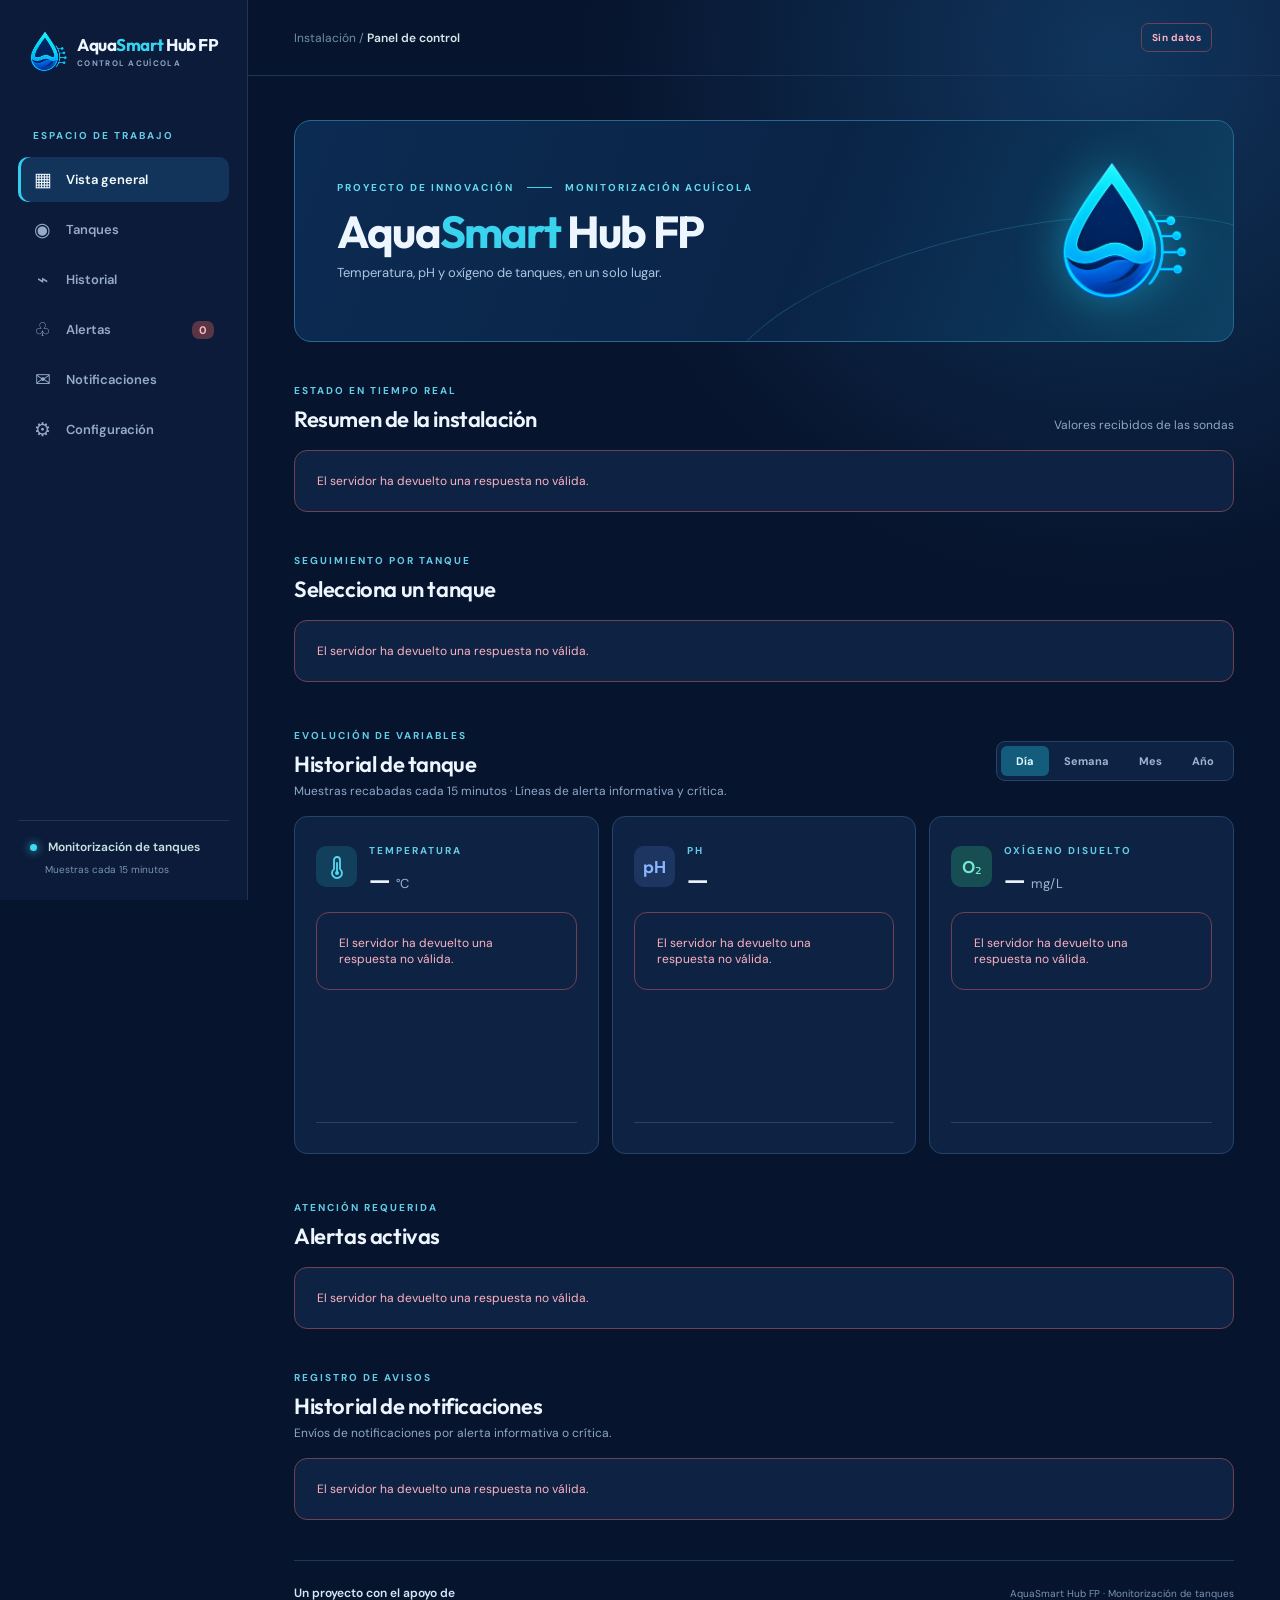
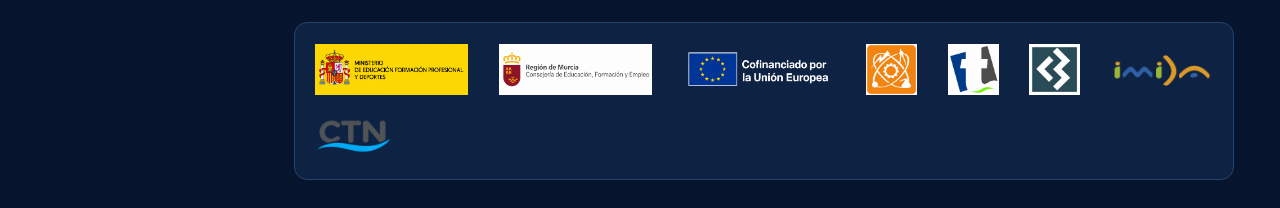
<file: index.html>
<!doctype html>
<html lang="es">
<head>
  <meta charset="utf-8">
  <meta name="viewport" content="width=device-width, initial-scale=1">
  <meta name="theme-color" content="#07142d">
  <title>AquaSmart Hub FP · Control de tanques</title>
  <link rel="stylesheet" href="css/styles.css">
  <script src="js/settings.js" defer></script>
  <script src="js/api.js" defer></script>
  <script src="js/app.js" defer></script>
</head>
<body>
  <div class="app-shell">
    <aside class="sidebar" aria-label="Navegación principal">
      <a class="brand" href="#inicio" aria-label="AquaSmart Hub FP, inicio"><img class="brand-logo" src="assets/logo_proyecto.png" alt=""><span class="brand-name">Aqua<span class="brand-accent">Smart</span> Hub FP<small>CONTROL ACUÍCOLA</small></span></a>
      <div class="side-label">ESPACIO DE TRABAJO</div>
      <nav class="nav-list" aria-label="Secciones">
        <a class="nav-item active" href="#inicio" aria-current="location"><span>▦</span> Vista general</a>
        <a class="nav-item" href="#tanques"><span>◉</span> Tanques</a>
        <a class="nav-item" href="#historial"><span>⌁</span> Historial</a>
        <a class="nav-item" href="#alertas"><span>♧</span> Alertas <b id="nav-alert-count">0</b></a>
        <a class="nav-item" href="#notificaciones"><span>✉</span> Notificaciones</a>
        <a class="nav-item" href="config.html"><span>⚙</span> Configuración</a>
      </nav>
      <div class="sidebar-bottom"><span class="online-dot"></span> Monitorización de tanques <small>Muestras cada <span data-sampling-minutes>15</span> minutos</small></div>
    </aside>

    <main id="inicio" class="main-content">
      <header class="topbar"><div class="breadcrumb">Instalación / <strong>Panel de control</strong></div><div class="topbar-right"><span id="data-source-status" class="data-source-status" role="status">Conectando…</span><span id="current-time" class="current-time"></span></div></header>
      <div class="page-content">
        <section class="welcome"><div><div class="eyebrow">PROYECTO DE INNOVACIÓN <span class="eyebrow-line"></span> MONITORIZACIÓN ACUÍCOLA</div><h1>Aqua<span>Smart</span> Hub FP</h1><p>Temperatura, pH y oxígeno de tanques, en un solo lugar.</p></div><img class="welcome-logo" src="assets/logo_proyecto.png" alt="" aria-hidden="true"></section>

        <section class="overview" aria-label="Resumen de la instalación"><div class="section-heading"><div><span class="section-kicker">ESTADO EN TIEMPO REAL</span><h2>Resumen de la instalación</h2></div><span class="muted">Valores recibidos de las sondas</span></div><div id="summary-cards" class="summary-grid"></div></section>

        <section id="tanques" class="tank-section"><div class="section-heading"><div><span class="section-kicker">SEGUIMIENTO POR TANQUE</span><h2>Selecciona un tanque</h2></div><span id="tank-count" class="count-label"></span></div><div id="tank-list" class="tank-grid" role="group" aria-label="Seleccionar tanque"></div></section>

        <section id="historial" class="history-section"><div class="section-heading history-heading"><div><span class="section-kicker">EVOLUCIÓN DE VARIABLES</span><h2>Historial de <span id="selected-tank-name">tanque</span></h2><p class="section-subtitle">Muestras recabadas cada <span data-sampling-minutes>15</span> minutos · Líneas de alerta informativa y crítica.</p></div><div class="range-switch" role="group" aria-label="Periodo del historial"><button type="button" data-range="day" class="active" aria-pressed="true">Día</button><button type="button" data-range="week" aria-pressed="false">Semana</button><button type="button" data-range="month" aria-pressed="false">Mes</button><button type="button" data-range="year" aria-pressed="false">Año</button></div></div><div class="charts-grid"><article class="chart-card"><div class="chart-header"><div class="chart-icon temperature"><img class="thermometer-icon" src="assets/thermometer.svg" alt=""></div><div><span class="chart-label">TEMPERATURA</span><div class="chart-value"><strong id="temperature-value">—</strong><span>°C</span></div></div><div id="temperature-status" class="chart-status"></div></div><div id="temperature-chart" class="chart-area" role="img" aria-label="Gráfica histórica de temperatura"></div><div id="temperature-limits" class="chart-footer"></div></article><article class="chart-card"><div class="chart-header"><div class="chart-icon ph">pH</div><div><span class="chart-label">PH</span><div class="chart-value"><strong id="ph-value">—</strong></div></div><div id="ph-status" class="chart-status"></div></div><div id="ph-chart" class="chart-area" role="img" aria-label="Gráfica histórica de pH"></div><div id="ph-limits" class="chart-footer"></div></article><article class="chart-card"><div class="chart-header"><div class="chart-icon oxygen">O₂</div><div><span class="chart-label">OXÍGENO DISUELTO</span><div class="chart-value"><strong id="oxygen-value">—</strong><span>mg/L</span></div></div><div id="oxygen-status" class="chart-status"></div></div><div id="oxygen-chart" class="chart-area" role="img" aria-label="Gráfica histórica de oxígeno disuelto"></div><div id="oxygen-limits" class="chart-footer"></div></article></div></section>

        <section id="alertas" class="alerts-section"><div class="section-heading"><div><span class="section-kicker">ATENCIÓN REQUERIDA</span><h2>Alertas activas</h2></div><span id="alert-count" class="count-label"></span></div><div id="alert-list" class="alert-list"></div></section>
        <section id="notificaciones" class="notifications-section"><div class="section-heading"><div><span class="section-kicker">REGISTRO DE AVISOS</span><h2>Historial de notificaciones</h2><p class="section-subtitle">Envíos de notificaciones por alerta informativa o cr&iacute;tica.</p></div><span id="notification-count" class="count-label"></span></div><div id="notification-list" class="notification-list"></div></section>
        <footer class="footer"><div class="footer-heading"><strong>Un proyecto con el apoyo de</strong><span>AquaSmart Hub FP · Monitorización de tanques</span></div><div class="sponsor-logos" aria-label="Entidades patrocinadoras y colaboradoras"><img src="assets/logo_p1_mefpd.png" alt="Ministerio de Educación, Formación Profesional y Deportes"><img src="assets/logo_p2_rmcefe.png" alt="Región de Murcia, Consejería de Educación, Formación y Empleo"><img src="assets/logo_p3_ue.png" alt="Unión Europea"><img src="assets/logo_p4_pct.png" alt="CIFP Politécnico Cartagena"><img src="assets/logo_p4_mte.png" alt="IES Manuel Tárraga Escribano"><img src="assets/logo_p5_c3.png" alt="CIFP Carlos III Cartagena"><img src="assets/logo_p7_imida.png" alt="IMIDA"><img src="assets/logo_p8_ctn.png" alt="Centro Tecnológico Naval y del Mar"></div></footer>
      </div>
    </main>
  </div>
</body>
</html>
</file>
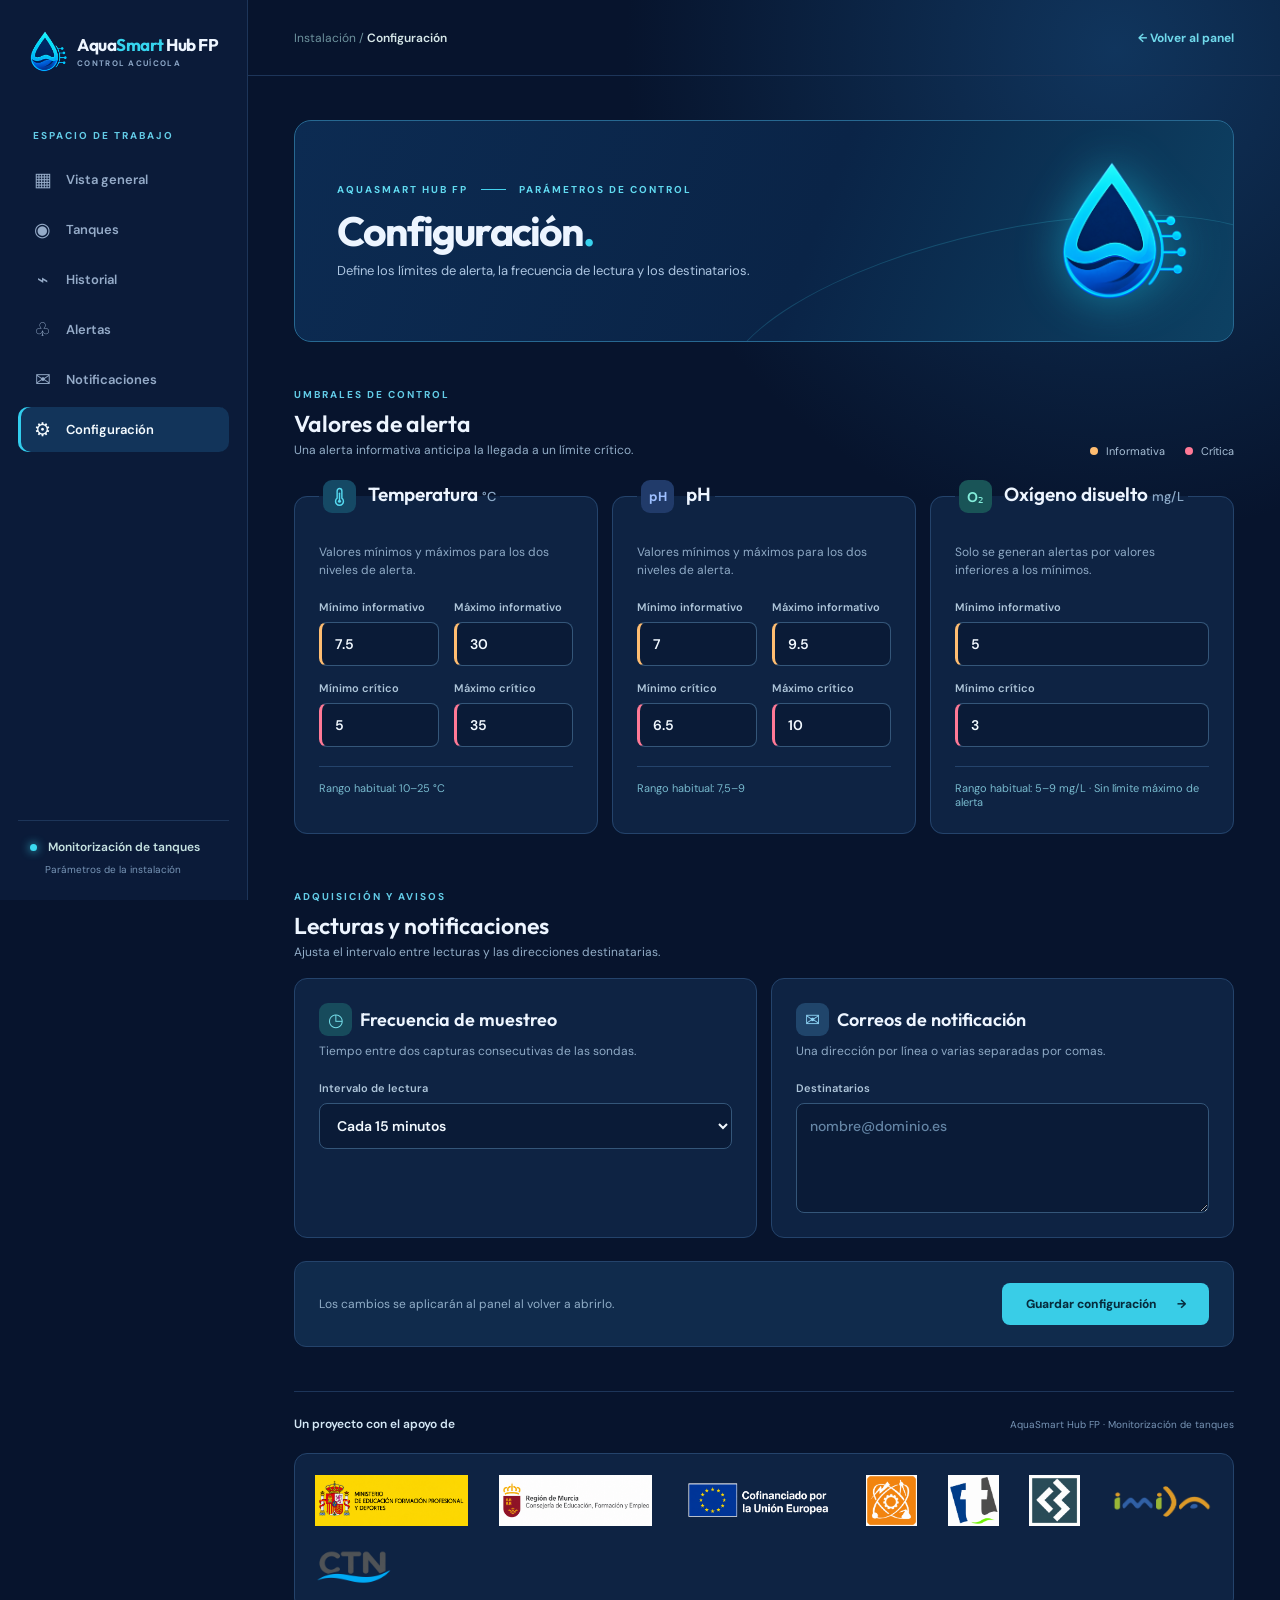
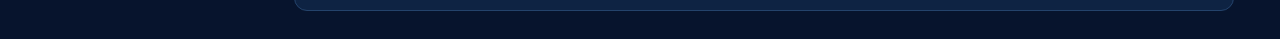
<file: config.html>
<!doctype html>
<html lang="es">
<head>
  <meta charset="utf-8">
  <meta name="viewport" content="width=device-width, initial-scale=1">
  <meta name="theme-color" content="#07142d">
  <title>Configuración · AquaSmart Hub FP</title>
  <link rel="stylesheet" href="css/styles.css">
  <script src="js/settings.js" defer></script>
  <script src="js/config.js" defer></script>
</head>
<body>
  <div class="app-shell">
    <aside class="sidebar" aria-label="Navegación principal">
      <a class="brand" href="index.html#inicio" aria-label="AquaSmart Hub FP, inicio"><img class="brand-logo" src="assets/logo_proyecto.png" alt=""><span class="brand-name">Aqua<span class="brand-accent">Smart</span> Hub FP<small>CONTROL ACUÍCOLA</small></span></a>
      <div class="side-label">ESPACIO DE TRABAJO</div>
      <nav class="nav-list" aria-label="Secciones">
        <a class="nav-item" href="index.html#inicio"><span>▦</span> Vista general</a>
        <a class="nav-item" href="index.html#tanques"><span>◉</span> Tanques</a>
        <a class="nav-item" href="index.html#historial"><span>⌁</span> Historial</a>
        <a class="nav-item" href="index.html#alertas"><span>♧</span> Alertas</a>
        <a class="nav-item" href="index.html#notificaciones"><span>✉</span> Notificaciones</a>
        <a class="nav-item active" href="config.html" aria-current="page"><span>⚙</span> Configuración</a>
      </nav>
      <div class="sidebar-bottom"><span class="online-dot"></span> Monitorización de tanques <small>Parámetros de la instalación</small></div>
    </aside>

    <main class="main-content">
      <header class="topbar"><div class="breadcrumb">Instalación / <strong>Configuración</strong></div><a class="back-link" href="index.html#inicio">← Volver al panel</a></header>
      <div class="page-content config-page">
        <section class="welcome config-welcome"><div><div class="eyebrow">AQUASMART HUB FP <span class="eyebrow-line"></span> PARÁMETROS DE CONTROL</div><h1>Configuración<span>.</span></h1><p>Define los límites de alerta, la frecuencia de lectura y los destinatarios.</p></div><img class="welcome-logo" src="assets/logo_proyecto.png" alt="" aria-hidden="true"></section>

        <form id="settings-form" novalidate>
          <div class="config-intro"><div><span class="section-kicker">UMBRALES DE CONTROL</span><h2>Valores de alerta</h2><p>Una alerta informativa anticipa la llegada a un límite crítico.</p></div><div class="config-legend"><span class="legend-dot warning-dot"></span> Informativa <span class="legend-dot critical-dot"></span> Crítica</div></div>

          <div class="config-grid threshold-grid">
            <fieldset class="config-card"><legend><span class="config-icon temperature"><img class="thermometer-icon" src="assets/thermometer.svg" alt=""></span> Temperatura <small>°C</small></legend><p>Valores mínimos y máximos para los dos niveles de alerta.</p><div class="field-grid"><label> Mínimo informativo <input id="temperature-warning-min" type="number" inputmode="decimal" step="0.1" required></label><label> Máximo informativo <input id="temperature-warning-max" type="number" inputmode="decimal" step="0.1" required></label><label> Mínimo crítico <input id="temperature-critical-min" type="number" inputmode="decimal" step="0.1" required></label><label> Máximo crítico <input id="temperature-critical-max" type="number" inputmode="decimal" step="0.1" required></label></div><div class="config-reference">Rango habitual: 10–25 °C</div></fieldset>

            <fieldset class="config-card"><legend><span class="config-icon ph">pH</span> pH</legend><p>Valores mínimos y máximos para los dos niveles de alerta.</p><div class="field-grid"><label> Mínimo informativo <input id="ph-warning-min" type="number" inputmode="decimal" step="0.1" required></label><label> Máximo informativo <input id="ph-warning-max" type="number" inputmode="decimal" step="0.1" required></label><label> Mínimo crítico <input id="ph-critical-min" type="number" inputmode="decimal" step="0.1" required></label><label> Máximo crítico <input id="ph-critical-max" type="number" inputmode="decimal" step="0.1" required></label></div><div class="config-reference">Rango habitual: 7,5–9</div></fieldset>

            <fieldset class="config-card"><legend><span class="config-icon oxygen">O₂</span> Oxígeno disuelto <small>mg/L</small></legend><p>Solo se generan alertas por valores inferiores a los mínimos.</p><div class="field-grid oxygen-fields"><label> Mínimo informativo <input id="oxygen-warning-min" type="number" inputmode="decimal" min="0" step="0.1" required></label><label> Mínimo crítico <input id="oxygen-critical-min" type="number" inputmode="decimal" min="0" step="0.1" required></label></div><div class="config-reference">Rango habitual: 5–9 mg/L · Sin límite máximo de alerta</div></fieldset>
          </div>

          <div class="config-intro secondary-intro"><div><span class="section-kicker">ADQUISICIÓN Y AVISOS</span><h2>Lecturas y notificaciones</h2><p>Ajusta el intervalo entre lecturas y las direcciones destinatarias.</p></div></div>
          <div class="config-grid"><section class="config-card"><div class="config-card-title"><span class="config-icon sampling">◷</span><h3>Frecuencia de muestreo</h3></div><p>Tiempo entre dos capturas consecutivas de las sondas.</p><label class="full-field">Intervalo de lectura<select id="sampling-minutes" required><option value="5">Cada 5 minutos</option><option value="10">Cada 10 minutos</option><option value="15">Cada 15 minutos</option><option value="30">Cada 30 minutos</option><option value="60">Cada 60 minutos</option></select></label></section><section class="config-card"><div class="config-card-title"><span class="config-icon mail">✉</span><h3>Correos de notificación</h3></div><p>Una dirección por línea o varias separadas por comas.</p><label class="full-field">Destinatarios<textarea id="notification-emails" rows="4" placeholder="nombre@dominio.es"></textarea></label></section></div>

          <div class="form-actions"><p id="form-feedback" role="status" aria-live="polite">Los cambios se aplicarán al panel al volver a abrirlo.</p><button type="submit" class="save-button">Guardar configuración <span aria-hidden="true">→</span></button></div>
        </form>

        <footer class="footer"><div class="footer-heading"><strong>Un proyecto con el apoyo de</strong><span>AquaSmart Hub FP · Monitorización de tanques</span></div><div class="sponsor-logos" aria-label="Entidades patrocinadoras y colaboradoras"><img src="assets/logo_p1_mefpd.png" alt="Ministerio de Educación, Formación Profesional y Deportes"><img src="assets/logo_p2_rmcefe.png" alt="Región de Murcia, Consejería de Educación, Formación y Empleo"><img src="assets/logo_p3_ue.png" alt="Unión Europea"><img src="assets/logo_p4_pct.png" alt="CIFP Politécnico Cartagena"><img src="assets/logo_p4_mte.png" alt="IES Manuel Tárraga Escribano"><img src="assets/logo_p5_c3.png" alt="CIFP Carlos III Cartagena"><img src="assets/logo_p7_imida.png" alt="IMIDA"><img src="assets/logo_p8_ctn.png" alt="Centro Tecnológico Naval y del Mar"></div></footer>
      </div>
    </main>
  </div>
</body>
</html>
</file>
<file: css/styles.css>
@import url('https://fonts.googleapis.com/css2?family=DM+Sans:wght@400;500;600;700&family=Outfit:wght@400;500;600;700;800&display=swap');
:root{font-family:'DM Sans',Arial,sans-serif;color:#e8f3f5;background:#081d27;font-synthesis:none}*{box-sizing:border-box}html{scroll-behavior:smooth}body{margin:0}button{font:inherit}a{color:inherit;text-decoration:none}.app-shell{display:grid;grid-template-columns:248px minmax(0,1fr);min-height:100vh}.sidebar{position:sticky;top:0;height:100vh;padding:30px 18px 24px;background:#0b222d;border-right:1px solid #203a44;display:flex;flex-direction:column}.brand{display:flex;align-items:center;gap:12px;padding:0 12px 56px;font-family:Outfit,sans-serif;font-size:23px;font-weight:700;letter-spacing:-1px;line-height:1}.brand-mark{display:grid;place-items:center;width:38px;height:38px;border-radius:12px;background:#123d48;color:#53e1c7;font-size:30px}.brand-accent{color:#56dec6}.brand small{display:block;margin-top:6px;color:#688b95;font:700 8px 'DM Sans',sans-serif;letter-spacing:2.3px}.side-label,.section-kicker,.eyebrow,.chart-label{color:#6e9aa5;font-size:10px;font-weight:700;letter-spacing:2px}.side-label{padding:0 15px 15px}.nav-list{display:grid;gap:5px}.nav-item{display:flex;align-items:center;gap:14px;padding:13px 15px;border-radius:10px;color:#87a4ac;font-size:13px;font-weight:600}.nav-item span{width:19px;text-align:center;font-size:19px;line-height:1}.nav-item:hover,.nav-item.active{background:#163641;color:#e9fbf9}.nav-item.active{box-shadow:inset 3px 0 #4fddc3}.nav-item b{margin-left:auto;padding:2px 7px;border-radius:7px;background:#765044;color:#ffd8b1;font-size:11px}.sidebar-bottom{margin-top:auto;padding:18px 12px 0;border-top:1px solid #21404a;color:#c6e2e1;font-size:12px;font-weight:600}.sidebar-bottom small{display:block;margin:8px 0 0 15px;color:#668994;font-size:10px;font-weight:400}.online-dot{display:inline-block;width:7px;height:7px;margin-right:8px;border-radius:50%;background:#56dfb1;box-shadow:0 0 10px #56dfb1}.main-content{min-width:0;background:radial-gradient(circle at 81% 4%,#123746 0,transparent 25%),#081d27}.topbar{height:76px;padding:0 46px;border-bottom:1px solid #1d3944;display:flex;align-items:center;justify-content:space-between}.breadcrumb{color:#6d929d;font-size:12px}.breadcrumb strong{color:#d7e8e9;font-weight:600}.topbar-right{display:flex;align-items:center;gap:22px}.demo-pill{padding:8px 11px;border:1px solid #295448;border-radius:7px;background:#14382f;color:#9ae7c5;font-size:10px;font-weight:700;letter-spacing:1px}.current-time{color:#799aa4;font-size:12px}.page-content{max-width:1510px;margin:auto;padding:44px 46px 28px}.welcome{position:relative;overflow:hidden;min-height:192px;padding:36px 42px;border:1px solid #285863;border-radius:17px;background:linear-gradient(110deg,#123b48 0%,#0d303b 58%,#10414a 100%);display:flex;align-items:center;justify-content:space-between}.welcome:after{content:'';position:absolute;inset:auto -8% -100px 45%;height:210px;border:1px solid #4cdac028;border-radius:50%;transform:rotate(-12deg)}.eyebrow{color:#65d8c1}.eyebrow-line{display:inline-block;width:25px;height:1px;margin:0 9px 3px;background:#5ac1b0}.welcome h1{position:relative;z-index:1;margin:13px 0 8px;font:700 clamp(30px,3.4vw,48px)/1.1 Outfit,sans-serif;letter-spacing:-1.8px}.welcome h1 span{color:#56dfc1}.welcome p{position:relative;z-index:1;margin:0;color:#a4c4c8;font-size:13px}.water-orb{position:absolute;right:8%;top:-32px;width:240px;height:240px;display:grid;place-items:center}.orb-ring{position:absolute;border:1px solid #57d9c339;border-radius:50%}.orb-ring-one{width:216px;height:216px}.orb-ring-two{width:164px;height:164px}.orb-core{display:grid;place-items:center;width:116px;height:116px;border:1px solid #74f3db66;border-radius:50%;background:radial-gradient(circle at 35% 30%,#53cdb6,#1b8f96 55%,#164753);box-shadow:0 0 45px #3bd6c34a,inset 0 0 20px #9bfff42f;color:#c5fff0;font-size:80px;font-family:Georgia,serif}.overview,.tank-section,.history-section,.alerts-section{margin-top:36px}.section-heading{display:flex;align-items:end;justify-content:space-between;gap:20px;margin-bottom:17px}.section-heading h2{margin:6px 0 0;font:600 22px Outfit,sans-serif;letter-spacing:-.4px}.muted,.count-label,.section-subtitle{color:#7295a0;font-size:12px}.summary-grid{display:grid;grid-template-columns:repeat(4,minmax(0,1fr));gap:13px}.summary-card,.tank-card,.chart-card,.alert-item,.empty-alert{border:1px solid #24434c;border-radius:13px;background:#102a35}.summary-card{min-height:130px;padding:20px}.summary-top{display:flex;justify-content:space-between;align-items:center;color:#88a9ae;font-size:11px;font-weight:600}.summary-icon{display:grid;place-items:center;width:31px;height:31px;border-radius:8px;background:#1a4145;color:#69ddc6;font-size:19px}.summary-number{margin-top:11px;font:600 28px Outfit,sans-serif;letter-spacing:-1px}.summary-number small{color:#7da4a8;font-size:14px;font-weight:500}.summary-note{margin-top:2px;color:#72939d;font-size:11px}.summary-card.warning .summary-icon{background:#503b32;color:#ffbb84}.summary-card.warning .summary-number{color:#ffca9f}.tank-grid{display:grid;grid-template-columns:repeat(3,minmax(0,1fr));gap:13px}.tank-card{position:relative;min-height:150px;padding:19px;text-align:left;color:inherit;cursor:pointer;transition:border-color .2s,transform .2s,background .2s}.tank-card:hover{transform:translateY(-2px);border-color:#479987}.tank-card.selected{border-color:#55d7bd;background:#123943;box-shadow:inset 0 0 0 1px #55d7bd50}.tank-top,.tank-bottom{display:flex;align-items:center;justify-content:space-between;gap:10px}.tank-name{font:600 17px Outfit,sans-serif}.status-pill{padding:5px 8px;border-radius:6px;background:#1d4a43;color:#8fe5bb;font-size:10px;font-weight:700}.status-pill.alert{background:#554033;color:#ffc091}.tank-description{margin:6px 0 20px;color:#7297a0;font-size:11px}.tank-bottom{justify-content:flex-start;gap:24px;color:#a8c8ca;font-size:12px}.tank-bottom strong{color:#e9f7f6;font-size:15px;font-weight:600}.tank-bottom .mini-icon{color:#55d9c4}.tank-bottom .mini-icon.sal{color:#69abd9}.history-heading{align-items:center}.section-subtitle{margin:5px 0 0}.range-switch{display:flex;padding:4px;border:1px solid #24444d;border-radius:9px;background:#102a35}.range-switch button{padding:8px 15px;border:0;border-radius:6px;background:transparent;color:#86a5ac;font-size:11px;font-weight:700;cursor:pointer}.range-switch button:hover{color:#e9f6f5}.range-switch button.active{background:#226055;color:#c9fff0}.charts-grid{display:grid;grid-template-columns:repeat(2,minmax(0,1fr));gap:13px}.chart-card{min-width:0;padding:21px 21px 17px}.chart-header{display:flex;align-items:center;gap:12px}.chart-icon{width:41px;height:41px;border-radius:10px;display:grid;place-items:center;font-size:24px}.chart-icon.temperature{background:#214a42;color:#71e4b9}.chart-icon.salinity{background:#1c3c54;color:#73b7e9}.chart-label{font-size:10px}.chart-value{display:flex;align-items:baseline;gap:5px;margin-top:4px}.chart-value strong{font:600 25px Outfit,sans-serif}.chart-value span{color:#8cabb0;font-size:13px}.chart-status{margin-left:auto}.chart-area{height:210px;margin-top:17px}.chart-area svg{width:100%;height:100%;overflow:visible}.chart-footer{padding-top:13px;border-top:1px solid #23414a;color:#7496a0;font-size:11px}.chart-footer strong{color:#b7d1d0;font-weight:600}.alerts-section{margin-bottom:40px}.alert-list{display:grid;gap:10px}.alert-item{display:flex;align-items:center;gap:14px;padding:15px 18px}.alert-symbol{width:35px;height:35px;border-radius:9px;background:#513d33;color:#ffbd84;display:grid;place-items:center;font-size:19px}.alert-item strong{display:block;font-size:12px}.alert-item p{margin:4px 0 0;color:#89a5aa;font-size:11px}.alert-item time{margin-left:auto;color:#70919a;font-size:11px;white-space:nowrap}.empty-alert{padding:20px;color:#96b6b5;font-size:12px}.footer{display:flex;justify-content:space-between;padding-top:20px;border-top:1px solid #1c3a43;color:#5f838d;font-size:10px}
@media(max-width:1100px){.app-shell{grid-template-columns:205px minmax(0,1fr)}.sidebar{padding-left:12px;padding-right:12px}.page-content{padding:32px 26px}.topbar{padding:0 26px}.summary-grid{grid-template-columns:repeat(2,1fr)}.tank-grid{grid-template-columns:repeat(2,1fr)}}@media(max-width:760px){.app-shell{display:block}.sidebar{position:static;width:auto;height:auto;padding:15px 18px;border-right:0;border-bottom:1px solid #203a44}.brand{padding:0;font-size:20px}.brand-mark{width:33px;height:33px}.side-label,.nav-list,.sidebar-bottom{display:none}.topbar{height:56px;padding:0 18px}.current-time{display:none}.page-content{padding:22px 16px}.welcome{min-height:175px;padding:28px 22px}.welcome p{max-width:300px;line-height:1.5}.water-orb{right:-85px;opacity:.35}.section-heading h2{font-size:20px}.charts-grid{grid-template-columns:1fr}.history-heading{align-items:flex-start;flex-direction:column}.range-switch{width:100%}.range-switch button{flex:1}.muted{display:none}}@media(max-width:520px){.summary-grid,.tank-grid{grid-template-columns:1fr 1fr;gap:9px}.summary-card{padding:15px;min-height:115px}.summary-number{font-size:24px}.tank-card{min-height:140px;padding:13px}.tank-name{font-size:15px}.tank-bottom{display:grid;gap:4px}.tank-description{margin-bottom:12px}.status-pill{font-size:9px}.welcome h1{font-size:32px}.welcome .eyebrow{font-size:8px}.footer{display:block;line-height:1.7}.footer span{display:block}}

/* Identidad AquaSmart Hub FP: azul marino y cian del cartel del proyecto. */
:root{color:#edf5ff;background:#07142d}.sidebar{background:#0b1b39;border-color:#1d3559}.main-content{background:radial-gradient(circle at 84% 3%,#10355d 0,transparent 27%),#07142d}.topbar,.footer{border-color:#1d3559}.brand{font-size:21px;letter-spacing:-.8px}.brand-mark{width:42px;height:46px;background:none;color:#32ceee}.brand-mark svg{width:38px;height:43px;filter:drop-shadow(0 0 10px #1ec9e666)}.brand-accent{color:#36d4ee}.brand small{color:#8ca6c6;font-size:8px;letter-spacing:1.45px}.side-label,.section-kicker,.eyebrow,.chart-label{color:#63cce7}.nav-item{color:#95abc8}.nav-item:hover,.nav-item.active{background:#12345a;color:#f4fbff}.nav-item.active{box-shadow:inset 3px 0 #32ceee}.nav-item b{background:#5a3545;color:#ffb5c3}.sidebar-bottom{border-color:#1d3559}.online-dot{background:#3bdbf1;box-shadow:0 0 10px #3bdbf1}.demo-pill{background:#103c57;border-color:#1b7290;color:#9debf5}.welcome{border-color:#276891;background:linear-gradient(110deg,#0c2b52 0%,#0a2447 55%,#0d4163 100%)}.welcome:after{border-color:#3fd7ef32}.welcome h1 span{color:#39d3ed}.welcome p{color:#acc5e1}.eyebrow{color:#61daf0}.eyebrow-line{background:#45d2ec}.orb-ring{border-color:#4ddaf04a}.orb-core{border-color:#6be8ff77;background:radial-gradient(circle at 35% 30%,#3cd4ef,#166ea5 55%,#0c315f);box-shadow:0 0 45px #2fd3ee55,inset 0 0 20px #bcf8ff33}.summary-card,.tank-card,.chart-card,.alert-item,.empty-alert{background:#0e2343;border-color:#24436b}.summary-top,.tank-description,.section-subtitle,.muted,.count-label,.chart-footer{color:#8da9c8}.summary-icon,.chart-icon.temperature{background:#123f5c;color:#55d9ef}.summary-card.warning .summary-icon{background:#49354a;color:#ffb0c2}.summary-card.warning .summary-number{color:#ffc1cf}.tank-grid{grid-template-columns:repeat(2,minmax(0,1fr))}.tank-card{min-height:145px}.tank-card:hover{border-color:#44cbe9}.tank-card.selected{border-color:#48d4ed;background:#103358;box-shadow:inset 0 0 0 1px #48d4ed55}.tank-bottom{gap:18px;flex-wrap:wrap}.tank-bottom .mini-icon{color:#51d8ef}.tank-bottom .ph-text{color:#78aaff;font-weight:700;font-size:11px}.tank-bottom .oxygen-text{color:#69ddc6;font-weight:700;font-size:11px}.status-pill.normal{background:#164b57;color:#99e8ed}.status-pill.warning{background:#5b4537;color:#ffd1a0}.status-pill.critical{background:#563047;color:#ffafc2}.range-switch{background:#0e2343;border-color:#24436b}.range-switch button{color:#9cb5d1}.range-switch button.active{background:#145c7c;color:#defaff}.charts-grid{grid-template-columns:repeat(2,minmax(0,1fr))}.chart-card:last-child{grid-column:1/-1}.chart-icon.ph{background:#1d3561;color:#8ab8ff;font-size:17px;font-weight:700}.chart-icon.oxygen{background:#174e54;color:#77e9d0;font-size:17px;font-weight:700}.chart-value span{color:#9bb4d0}.chart-footer{display:flex;gap:12px;flex-wrap:wrap;border-color:#24436b}.chart-footer strong{color:#d4e8f7}.limit-key{font-size:10px}.warning-key{color:#ffbd71}.critical-key{color:#ff8fa6}.alert-item.warning .alert-symbol{background:#5b4537;color:#ffbd71}.alert-item.critical .alert-symbol{background:#563047;color:#ff849c}.alert-item .status-pill{margin-left:auto;white-space:nowrap}.alert-item p{color:#9cb2ca}.alert-item strong{color:#edf5ff}.sidebar-bottom small,.footer{color:#7895b6}
@media(max-width:760px){.sidebar{border-color:#1d3559}.charts-grid{grid-template-columns:1fr}.chart-card:last-child{grid-column:auto}}@media(max-width:520px){.tank-bottom{display:grid;gap:5px}.tank-card{min-height:170px}.tank-top{align-items:flex-start;flex-direction:column}.alert-item{align-items:flex-start}.alert-item .status-pill{font-size:9px}}

/* Logotipos oficiales del proyecto y sus entidades colaboradoras. */
.brand{gap:9px;padding-left:7px;padding-right:0;font-size:17px;letter-spacing:-.5px;white-space:nowrap}
.brand-logo{display:block;width:43px;height:43px;object-fit:contain;flex:none}
.brand-name{min-width:0}
.brand-name small{margin-top:5px;font-size:8px;letter-spacing:1.3px}
.welcome{gap:24px}
.welcome h1{max-width:710px;white-space:nowrap;font-size:clamp(30px,3.5vw,49px)}
.welcome-logo{position:relative;z-index:1;width:148px;height:148px;object-fit:contain;flex:none;filter:drop-shadow(0 0 24px #1bd7f477)}
.footer{display:block;padding-top:24px}
.footer-heading{display:flex;align-items:baseline;justify-content:space-between;gap:20px;margin-bottom:21px}
.footer-heading strong{color:#d5e8f6;font-size:12px;font-weight:600}
.footer-heading span{color:#7895b6;font-size:10px}
.sponsor-logos{display:flex;align-items:center;justify-content:space-between;gap:12px 16px;flex-wrap:wrap;padding:21px 20px;border:1px solid #24436b;border-radius:13px;background:#0e2343}
.sponsor-logos img{display:block;width:auto;height:51px;max-width:100%;object-fit:contain;flex:none}
@media(max-width:1100px){.brand{font-size:14px;letter-spacing:-.7px}.brand-logo{width:37px;height:37px}.brand-name small{font-size:7px;letter-spacing:.8px}.sponsor-logos{justify-content:center}}
@media(max-width:760px){.brand{font-size:19px}.brand-logo{width:42px;height:42px}.brand-name small{font-size:8px}.welcome-logo{width:110px;height:110px}.welcome h1{font-size:clamp(26px,5vw,40px)}}
@media(max-width:520px){.welcome{min-height:174px}.welcome h1{max-width:calc(100vw - 55px);white-space:normal;font-size:clamp(27px,7.5vw,36px)}.welcome-logo{position:absolute;right:-31px;top:18px;width:124px;height:124px;opacity:.28}.welcome p{max-width:280px}.footer-heading{display:block}.footer-heading span{display:block;margin-top:6px}.sponsor-logos{justify-content:center;gap:12px;padding:16px}.sponsor-logos img{height:39px}}

/* Los cuatro tanques permanecen en una sola fila. */
.tank-grid{grid-template-columns:repeat(4,minmax(185px,1fr));overflow-x:auto;padding-bottom:5px}

.current-time{display:flex;flex-direction:column;align-items:flex-end;gap:3px;line-height:1.2}
.current-time strong{color:#edf5ff;font-size:12px;font-weight:600;white-space:nowrap}
.current-time small{color:#61d7ed;font-size:9px;font-weight:700;letter-spacing:1px;white-space:nowrap}
@media(max-width:760px){.current-time{display:flex}.topbar-right{gap:10px}}
@media(max-width:520px){.breadcrumb{display:none}.topbar-right{width:100%;justify-content:space-between}.current-time strong{font-size:11px}.current-time small{font-size:8px}}

/* Temperatura, pH y oxígeno del mismo tanque, en una única fila. */
.charts-grid{grid-template-columns:repeat(3,minmax(265px,1fr));overflow-x:auto;padding-bottom:5px}
.chart-card:last-child{grid-column:auto}

.alerts-section{margin-bottom:0}
.notifications-section{margin:36px 0 40px}
.notifications-section .section-heading{align-items:end}
.notification-list{display:grid;gap:9px}
.notification-item{display:flex;align-items:center;gap:14px;min-height:68px;padding:14px 18px;border:1px solid #24436b;border-radius:11px;background:#0e2343}
.notification-icon{display:grid;place-items:center;width:36px;height:36px;flex:none;border-radius:9px;background:#16425e;color:#6cddf1;font-size:19px}
.notification-detail{min-width:0}
.notification-detail strong{display:block;color:#eaf5ff;font-size:12px;font-weight:600}
.notification-detail p{margin:5px 0 0;color:#96afc9;font-size:11px}
.notification-item time{margin-left:auto;color:#9ab6d4;font-size:11px;white-space:nowrap}
@media(max-width:600px){.notification-item{align-items:flex-start;flex-wrap:wrap}.notification-item time{width:100%;margin-left:50px}.notifications-section .section-heading{align-items:flex-start;flex-direction:column}}

/* Página de configuración. */
.back-link{color:#70d9eb;font-size:12px;font-weight:700}.back-link:hover{text-decoration:underline}
.config-page{max-width:1390px}
.config-welcome{min-height:178px}.config-welcome h1{font-size:clamp(30px,3.2vw,44px)}
.config-intro{display:flex;justify-content:space-between;align-items:end;gap:18px;margin:40px 0 18px}
.config-intro h2{margin:6px 0 4px;font:600 23px Outfit,sans-serif}.config-intro p{margin:0;color:#92adc7;font-size:12px}
.config-legend{display:flex;align-items:center;gap:8px;color:#a8bfd6;font-size:11px;white-space:nowrap}
.legend-dot{display:inline-block;width:8px;height:8px;margin-left:12px;border-radius:50%}.warning-dot{background:#ffbd71}.critical-dot{background:#ff7996}
.config-grid{display:grid;grid-template-columns:repeat(2,minmax(0,1fr));gap:14px}
.config-card{min-width:0;margin:0;padding:24px;border:1px solid #24436b;border-radius:13px;background:#0e2343}
fieldset.config-card{min-width:0}
.config-card legend{padding:0 4px;color:#edf5ff;font:600 19px Outfit,sans-serif}
.config-card legend small{color:#8eabc9;font:500 13px 'DM Sans',sans-serif}
.config-card:nth-child(3){grid-column:1/-1}
.config-icon{display:inline-grid;place-items:center;width:33px;height:33px;margin-right:8px;border-radius:9px;background:#154965;color:#6bdef0;font:700 18px 'DM Sans',sans-serif;vertical-align:middle}
.config-icon.ph{background:#213b6a;color:#9dbfff;font-size:13px}.config-icon.oxygen{background:#195457;color:#83edda;font-size:14px}.config-icon.mail{background:#20456b;color:#8ed4f5}.config-icon.sampling{background:#174b5c;color:#74dce8}
.config-card>p{margin:6px 0 21px;color:#8faac6;font-size:12px;line-height:1.5}
.field-grid{display:grid;grid-template-columns:repeat(2,minmax(0,1fr));gap:15px}.oxygen-fields{max-width:600px}
.field-grid label,.full-field{display:grid;gap:8px;color:#aec5d9;font-size:11px;font-weight:600}
.config-card input,.config-card select,.config-card textarea{display:block;width:100%;min-width:0;padding:12px 13px;border:1px solid #345679;border-radius:8px;outline:none;background:#0a1b37;color:#f2f9ff;font:600 14px 'DM Sans',sans-serif}
.config-card input:focus,.config-card select:focus,.config-card textarea:focus{border-color:#46cfe7;box-shadow:0 0 0 3px #3acdec24}
.config-card textarea{min-height:108px;resize:vertical;font-weight:500;line-height:1.5}
.config-card input::placeholder,.config-card textarea::placeholder{color:#6586a6}
.config-reference{margin-top:19px;padding-top:14px;border-top:1px solid #24436b;color:#78bace;font-size:11px}
.secondary-intro{margin-top:42px}
.config-card-title{display:flex;align-items:center}.config-card-title h3{margin:0;font:600 18px Outfit,sans-serif}
.form-actions{display:flex;align-items:center;justify-content:space-between;gap:20px;margin:23px 0 44px;padding:21px 24px;border:1px solid #24436b;border-radius:12px;background:#102b4c}
.form-actions p{margin:0;color:#91aec8;font-size:12px;line-height:1.5}.form-actions p.feedback-success{color:#8eecd8}.form-actions p.feedback-error{color:#ffb2c0}
.data-source-status{padding:7px 10px;border:1px solid #315172;border-radius:7px;color:#9cb5d1;font-size:10px;font-weight:700;letter-spacing:.5px}.data-source-status.online{border-color:#247267;color:#8eecd8}.data-source-status.error{border-color:#704053;color:#ffb2c0}.loading-panel,.data-error{grid-column:1/-1;padding:22px;border:1px solid #24436b;border-radius:13px;background:#0e2343;color:#9cb5d1;font-size:12px}.data-error{border-color:#704053;color:#ffb2c0}
.save-button{display:flex;align-items:center;justify-content:center;gap:20px;min-width:207px;padding:13px 17px;border:0;border-radius:8px;background:#39cde7;color:#062b3c;font-size:12px;font-weight:800;cursor:pointer;transition:background .2s,transform .2s}
.save-button:hover{background:#70e8f2;transform:translateY(-1px)}.save-button:focus-visible{outline:3px solid #b5f5fc;outline-offset:2px}
@media(max-width:900px){.config-grid{grid-template-columns:1fr}.config-card:nth-child(3){grid-column:auto}}
@media(max-width:760px){.nav-list{display:flex;gap:6px;overflow-x:auto;margin-top:15px}.nav-item{flex:none;white-space:nowrap;padding:9px 11px}.config-welcome{min-height:165px}}
@media(max-width:520px){.config-intro{align-items:flex-start;flex-direction:column}.config-legend{flex-wrap:wrap}.field-grid{grid-template-columns:1fr}.form-actions{align-items:stretch;flex-direction:column}.save-button{width:100%}.config-card{padding:20px}.config-card legend{font-size:17px}}

/* Tres variables paralelas; el oxígeno solo tiene dos mínimos. */
.config-grid.threshold-grid{grid-template-columns:repeat(3,minmax(270px,1fr));overflow-x:auto;padding:4px 0 8px}
.threshold-grid .config-card:nth-child(3){grid-column:auto}
.threshold-grid .oxygen-fields{grid-template-columns:1fr;max-width:none}
.threshold-grid input[id*="-warning-"]{border-left:3px solid #ffbd71}
.threshold-grid input[id*="-critical-"]{border-left:3px solid #ff7996}
.threshold-grid input[id*="-warning-"]:focus{border-color:#ffbd71;box-shadow:0 0 0 3px #ffbd712b}
.threshold-grid input[id*="-critical-"]:focus{border-color:#ff7996;box-shadow:0 0 0 3px #ff79962b}

.thermometer-icon{display:inline-block;width:22px;height:22px;vertical-align:middle}
.chart-icon .thermometer-icon{width:24px;height:24px}
.tank-bottom .thermometer-icon{width:15px;height:15px}
.config-icon .thermometer-icon{width:19px;height:19px}
</file>
